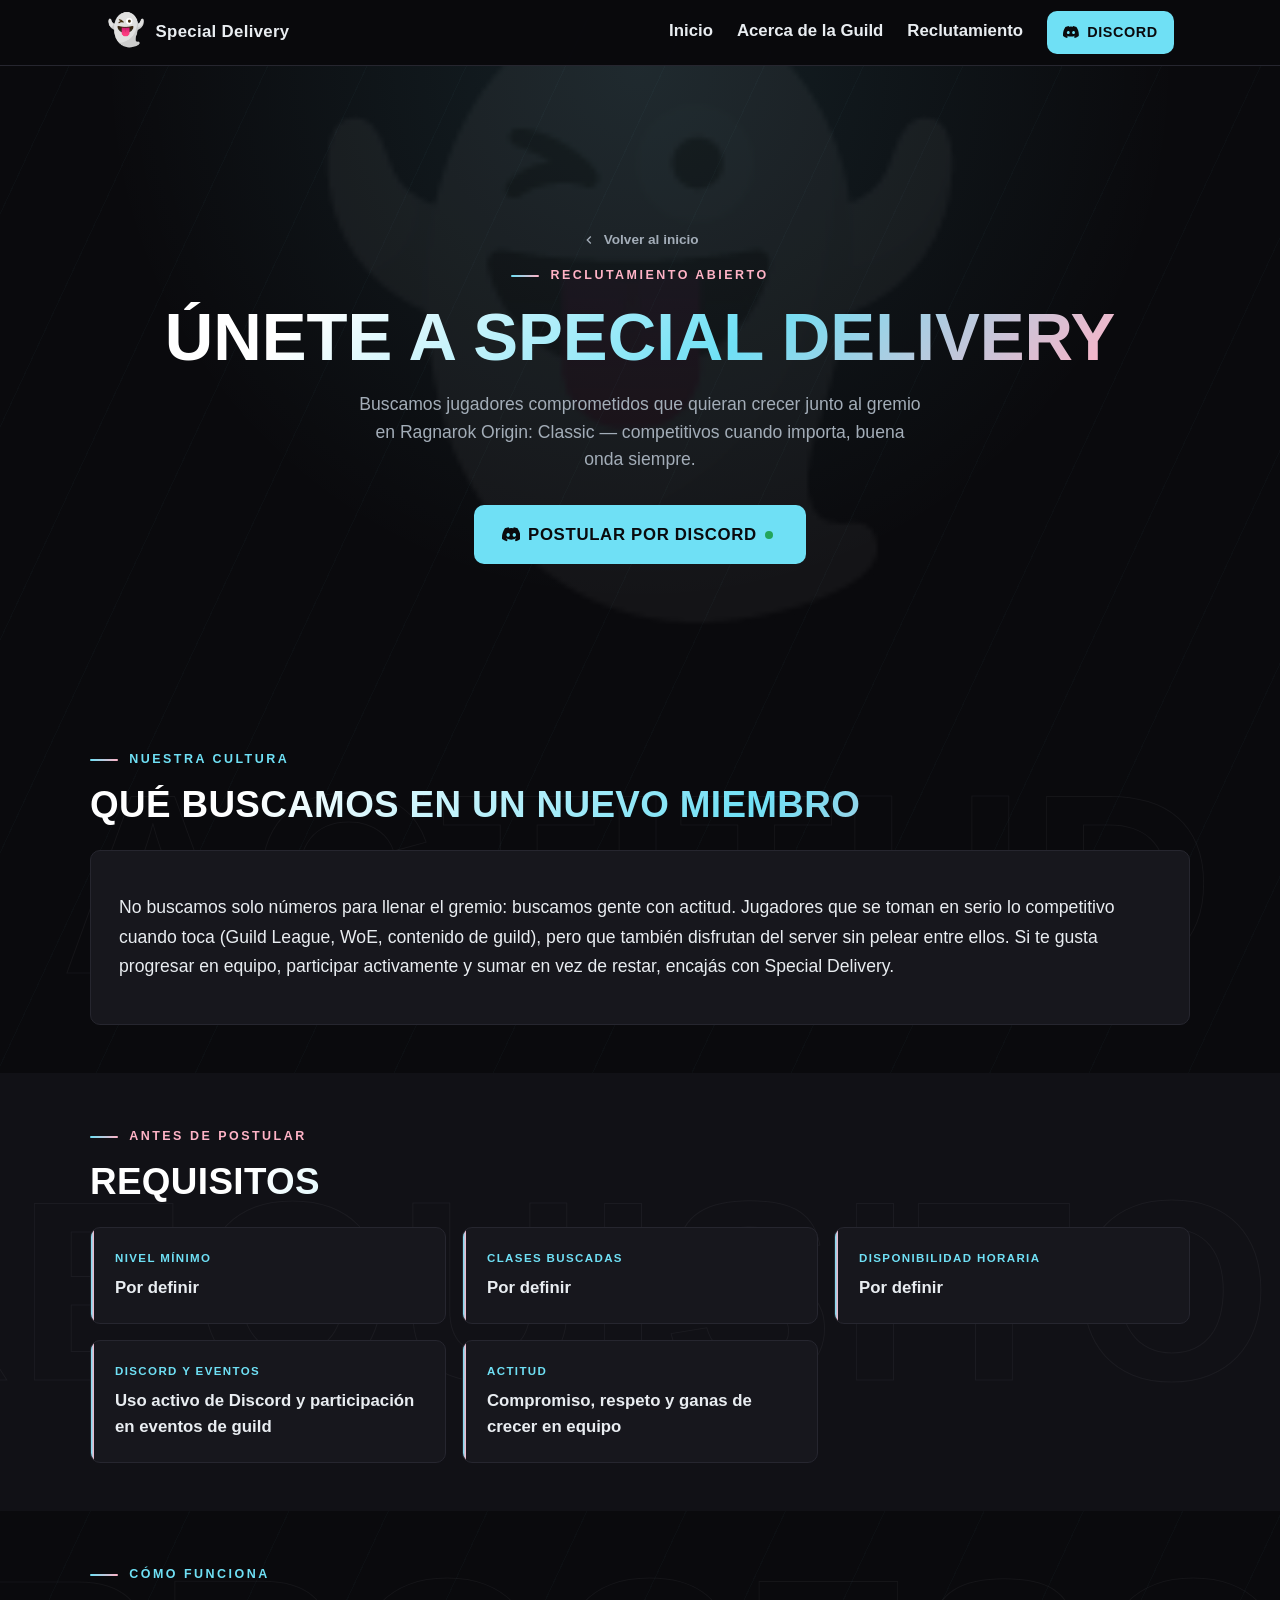
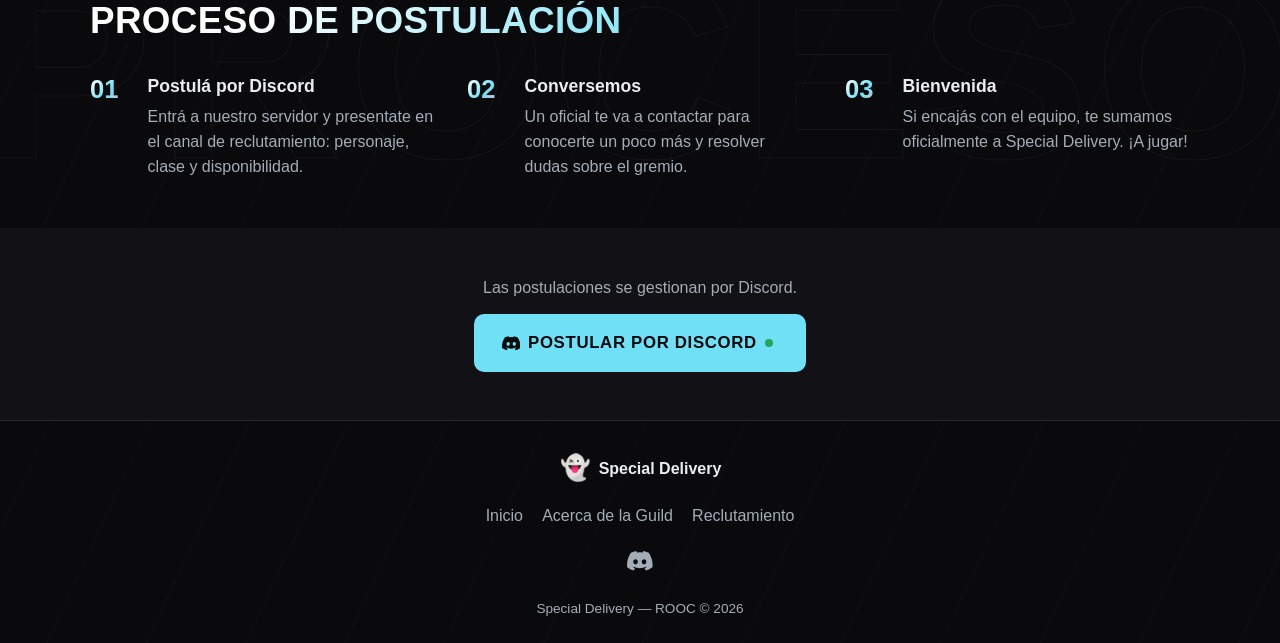
<file: reclutamiento.html>
<!DOCTYPE html>
<html lang="es">
<head>
  <meta charset="UTF-8">
  <meta name="viewport" content="width=device-width, initial-scale=1.0">
  <title>Reclutamiento — Special Delivery</title>
  <meta name="description" content="Reclutamiento de Special Delivery: gremio de Ragnarok Online Origin Classic. Conocé qué buscamos, los requisitos y cómo postular por Discord.">

  <!-- Favicon: la mascota fantasma sirve como ícono del sitio -->
  <link rel="icon" type="image/svg+xml" href="assets/mascota-fantasma-icono.svg">

  <!-- CSS propio, sin frameworks -->
  <link rel="stylesheet" href="styles.css">

  <!-- Si JS está deshabilitado, el contenido con animación de scroll debe verse igual sin quedar oculto -->
  <noscript>
    <style>.reveal, .reveal-scroll, .reveal-left { opacity: 1 !important; transform: none !important; filter: none !important; }</style>
  </noscript>
</head>
<body>

  <!-- ============ HEADER / NAV ============ -->
  <header class="site-header">
    <div class="header-inner">
      <a href="index.html#inicio" class="brand">
        <img src="assets/mascota-fantasma-icono.svg" alt="Mascota fantasma de Special Delivery" class="brand-logo" width="40" height="40">
        <span class="brand-name">Special Delivery</span>
      </a>

      <button class="nav-toggle" id="navToggle" aria-expanded="false" aria-controls="primaryNav" aria-label="Abrir menú de navegación">
        <span class="nav-toggle-bar"></span>
        <span class="nav-toggle-bar"></span>
        <span class="nav-toggle-bar"></span>
      </button>

      <nav class="primary-nav" id="primaryNav">
        <ul>
          <li><a href="index.html#inicio" class="nav-link">Inicio</a></li>
          <li><a href="index.html#historia" class="nav-link">Acerca de la Guild</a></li>
          <li><a href="reclutamiento.html" class="nav-link" aria-current="page">Reclutamiento</a></li>
        </ul>
        <a href="https://discord.gg/XnTrEKEGw" target="_blank" rel="noopener noreferrer" class="btn btn-discord btn-small">
          <svg class="icon" viewBox="0 0 24 24" aria-hidden="true" focusable="false">
            <path fill="currentColor" d="M20.317 4.369a19.79 19.79 0 0 0-4.885-1.515.074.074 0 0 0-.079.037c-.21.375-.444.864-.608 1.25a18.27 18.27 0 0 0-5.487 0 12.64 12.64 0 0 0-.617-1.25.077.077 0 0 0-.079-.037A19.736 19.736 0 0 0 3.677 4.37a.07.07 0 0 0-.032.027C.533 9.046-.32 13.58.099 18.058a.082.082 0 0 0 .031.056 19.9 19.9 0 0 0 5.993 3.03.078.078 0 0 0 .084-.028c.462-.63.874-1.295 1.226-1.994a.076.076 0 0 0-.041-.106 13.1 13.1 0 0 1-1.872-.892.077.077 0 0 1-.008-.128c.126-.094.252-.192.372-.291a.074.074 0 0 1 .077-.01c3.928 1.793 8.18 1.793 12.061 0a.074.074 0 0 1 .078.009c.12.099.246.198.373.292a.077.077 0 0 1-.006.128 12.3 12.3 0 0 1-1.873.891.076.076 0 0 0-.04.107c.36.698.772 1.362 1.225 1.993a.076.076 0 0 0 .084.029 19.84 19.84 0 0 0 6.002-3.03.077.077 0 0 0 .032-.055c.5-5.177-.838-9.674-3.549-13.662a.06.06 0 0 0-.031-.028zM8.02 15.331c-1.183 0-2.157-1.086-2.157-2.419 0-1.333.955-2.419 2.157-2.419 1.211 0 2.176 1.096 2.157 2.419 0 1.333-.955 2.419-2.157 2.419zm7.975 0c-1.183 0-2.157-1.086-2.157-2.419 0-1.333.955-2.419 2.157-2.419 1.21 0 2.176 1.096 2.157 2.419 0 1.333-.946 2.419-2.157 2.419z"/>
          </svg>
          <span>Discord</span>
        </a>
      </nav>
    </div>
  </header>

  <main>

    <!-- ============ HERO DE RECLUTAMIENTO ============ -->
    <section class="reclutamiento-hero">
      <div class="reclutamiento-hero-ghost-wrap" aria-hidden="true">
        <img src="assets/mascota-fantasma-icono.svg" alt="" class="reclutamiento-hero-ghost">
      </div>

      <a href="index.html#inicio" class="back-link">
        <svg viewBox="0 0 24 24" width="16" height="16" aria-hidden="true" focusable="false"><path fill="currentColor" d="M15.41 7.41 14 6l-6 6 6 6 1.41-1.41L10.83 12z"/></svg>
        Volver al inicio
      </a>
      <span class="eyebrow">Reclutamiento abierto</span>
      <h1 class="reclutamiento-hero-title">Únete a Special Delivery</h1>
      <p class="reclutamiento-hero-text">Buscamos jugadores comprometidos que quieran crecer junto al gremio en Ragnarok Origin: Classic — competitivos cuando importa, buena onda siempre.</p>
      <a href="https://discord.gg/XnTrEKEGw" target="_blank" rel="noopener noreferrer" class="btn btn-discord btn-large">
        <svg class="icon" viewBox="0 0 24 24" aria-hidden="true" focusable="false">
          <path fill="currentColor" d="M20.317 4.369a19.79 19.79 0 0 0-4.885-1.515.074.074 0 0 0-.079.037c-.21.375-.444.864-.608 1.25a18.27 18.27 0 0 0-5.487 0 12.64 12.64 0 0 0-.617-1.25.077.077 0 0 0-.079-.037A19.736 19.736 0 0 0 3.677 4.37a.07.07 0 0 0-.032.027C.533 9.046-.32 13.58.099 18.058a.082.082 0 0 0 .031.056 19.9 19.9 0 0 0 5.993 3.03.078.078 0 0 0 .084-.028c.462-.63.874-1.295 1.226-1.994a.076.076 0 0 0-.041-.106 13.1 13.1 0 0 1-1.872-.892.077.077 0 0 1-.008-.128c.126-.094.252-.192.372-.291a.074.074 0 0 1 .077-.01c3.928 1.793 8.18 1.793 12.061 0a.074.074 0 0 1 .078.009c.12.099.246.198.373.292a.077.077 0 0 1-.006.128 12.3 12.3 0 0 1-1.873.891.076.076 0 0 0-.04.107c.36.698.772 1.362 1.225 1.993a.076.076 0 0 0 .084.029 19.84 19.84 0 0 0 6.002-3.03.077.077 0 0 0 .032-.055c.5-5.177-.838-9.674-3.549-13.662a.06.06 0 0 0-.031-.028zM8.02 15.331c-1.183 0-2.157-1.086-2.157-2.419 0-1.333.955-2.419 2.157-2.419 1.211 0 2.176 1.096 2.157 2.419 0 1.333-.955 2.419-2.157 2.419zm7.975 0c-1.183 0-2.157-1.086-2.157-2.419 0-1.333.955-2.419 2.157-2.419 1.21 0 2.176 1.096 2.157 2.419 0 1.333-.946 2.419-2.157 2.419z"/>
        </svg>
        <span>Postular por Discord</span>
        <span class="discord-online" data-discord-online hidden>
          <span class="discord-online-dot" aria-hidden="true"></span>
          <span class="discord-online-count" data-discord-online-count></span>
        </span>
      </a>
    </section>

    <!-- ============ QUÉ BUSCAMOS ============ -->
    <section class="section watermark-host">
      <div class="watermark" aria-hidden="true"><span>Actitud</span></div>
      <div class="section-inner">
        <span class="eyebrow reveal">Nuestra cultura</span>
        <h2 class="section-subtitle reveal">Qué buscamos en un nuevo miembro</h2>
        <div class="info-card culture-card reveal">
          <p class="section-text">No buscamos solo números para llenar el gremio: buscamos gente con actitud. Jugadores que se toman en serio lo competitivo cuando toca (Guild League, WoE, contenido de guild), pero que también disfrutan del server sin pelear entre ellos. Si te gusta progresar en equipo, participar activamente y sumar en vez de restar, encajás con Special Delivery.</p>
        </div>
      </div>
    </section>

    <!-- ============ REQUISITOS ============ -->
    <section class="section section-alt watermark-host">
      <div class="watermark" aria-hidden="true"><span>Requisitos</span></div>
      <div class="section-inner">
        <span class="eyebrow reveal">Antes de postular</span>
        <h2 class="section-subtitle reveal">Requisitos</h2>

        <!-- TODO: reemplazar "Por definir" por los valores reales cuando el liderazgo los confirme -->
        <ul class="requirements-grid reveal-stagger">
          <li class="requirement-card reveal">
            <span class="requirement-card-label">Nivel mínimo</span>
            <p class="requirement-card-value">Por definir</p>
          </li>
          <li class="requirement-card reveal">
            <span class="requirement-card-label">Clases buscadas</span>
            <p class="requirement-card-value">Por definir</p>
          </li>
          <li class="requirement-card reveal">
            <span class="requirement-card-label">Disponibilidad horaria</span>
            <p class="requirement-card-value">Por definir</p>
          </li>
          <li class="requirement-card reveal">
            <span class="requirement-card-label">Discord y eventos</span>
            <p class="requirement-card-value">Uso activo de Discord y participación en eventos de guild</p>
          </li>
          <li class="requirement-card reveal">
            <span class="requirement-card-label">Actitud</span>
            <p class="requirement-card-value">Compromiso, respeto y ganas de crecer en equipo</p>
          </li>
        </ul>
      </div>
    </section>

    <!-- ============ PROCESO DE POSTULACIÓN ============ -->
    <section class="section watermark-host">
      <div class="watermark" aria-hidden="true"><span>Proceso</span></div>
      <div class="section-inner">
        <span class="eyebrow reveal">Cómo funciona</span>
        <h2 class="section-subtitle reveal">Proceso de postulación</h2>

        <ol class="process-steps reveal-stagger">
          <li class="process-step reveal">
            <h3 class="process-step-title">Postulá por Discord</h3>
            <p class="process-step-text">Entrá a nuestro servidor y presentate en el canal de reclutamiento: personaje, clase y disponibilidad.</p>
          </li>
          <li class="process-step reveal">
            <h3 class="process-step-title">Conversemos</h3>
            <p class="process-step-text">Un oficial te va a contactar para conocerte un poco más y resolver dudas sobre el gremio.</p>
          </li>
          <li class="process-step reveal">
            <h3 class="process-step-title">Bienvenida</h3>
            <p class="process-step-text">Si encajás con el equipo, te sumamos oficialmente a Special Delivery. ¡A jugar!</p>
          </li>
        </ol>
      </div>
    </section>

    <!-- ============ CTA FINAL ============ -->
    <section class="section section-alt">
      <div class="section-inner">
        <div class="recruit-cta recruit-cta-centered reveal">
          <p class="recruit-cta-text">Las postulaciones se gestionan por Discord.</p>
          <a href="https://discord.gg/XnTrEKEGw" target="_blank" rel="noopener noreferrer" class="btn btn-discord btn-large">
            <svg class="icon" viewBox="0 0 24 24" aria-hidden="true" focusable="false">
              <path fill="currentColor" d="M20.317 4.369a19.79 19.79 0 0 0-4.885-1.515.074.074 0 0 0-.079.037c-.21.375-.444.864-.608 1.25a18.27 18.27 0 0 0-5.487 0 12.64 12.64 0 0 0-.617-1.25.077.077 0 0 0-.079-.037A19.736 19.736 0 0 0 3.677 4.37a.07.07 0 0 0-.032.027C.533 9.046-.32 13.58.099 18.058a.082.082 0 0 0 .031.056 19.9 19.9 0 0 0 5.993 3.03.078.078 0 0 0 .084-.028c.462-.63.874-1.295 1.226-1.994a.076.076 0 0 0-.041-.106 13.1 13.1 0 0 1-1.872-.892.077.077 0 0 1-.008-.128c.126-.094.252-.192.372-.291a.074.074 0 0 1 .077-.01c3.928 1.793 8.18 1.793 12.061 0a.074.074 0 0 1 .078.009c.12.099.246.198.373.292a.077.077 0 0 1-.006.128 12.3 12.3 0 0 1-1.873.891.076.076 0 0 0-.04.107c.36.698.772 1.362 1.225 1.993a.076.076 0 0 0 .084.029 19.84 19.84 0 0 0 6.002-3.03.077.077 0 0 0 .032-.055c.5-5.177-.838-9.674-3.549-13.662a.06.06 0 0 0-.031-.028zM8.02 15.331c-1.183 0-2.157-1.086-2.157-2.419 0-1.333.955-2.419 2.157-2.419 1.211 0 2.176 1.096 2.157 2.419 0 1.333-.955 2.419-2.157 2.419zm7.975 0c-1.183 0-2.157-1.086-2.157-2.419 0-1.333.955-2.419 2.157-2.419 1.21 0 2.176 1.096 2.157 2.419 0 1.333-.946 2.419-2.157 2.419z"/>
            </svg>
            <span>Postular por Discord</span>
            <span class="discord-online" data-discord-online hidden>
              <span class="discord-online-dot" aria-hidden="true"></span>
              <span class="discord-online-count" data-discord-online-count></span>
            </span>
          </a>
        </div>
      </div>
    </section>

  </main>

  <!-- ============ FOOTER ============ -->
  <footer class="site-footer">
    <div class="footer-inner">
      <div class="footer-brand">
        <img src="assets/mascota-fantasma-icono.svg" alt="Mascota fantasma de Special Delivery" class="footer-logo" width="32" height="32" loading="lazy">
        <span>Special Delivery</span>
      </div>

      <nav class="footer-nav" aria-label="Enlaces rápidos">
        <a href="index.html#inicio">Inicio</a>
        <a href="index.html#historia">Acerca de la Guild</a>
        <a href="reclutamiento.html">Reclutamiento</a>
      </nav>

      <a href="https://discord.gg/XnTrEKEGw" target="_blank" rel="noopener noreferrer" class="footer-discord" aria-label="Discord de Special Delivery">
        <svg class="icon" viewBox="0 0 24 24" aria-hidden="true" focusable="false">
          <path fill="currentColor" d="M20.317 4.369a19.79 19.79 0 0 0-4.885-1.515.074.074 0 0 0-.079.037c-.21.375-.444.864-.608 1.25a18.27 18.27 0 0 0-5.487 0 12.64 12.64 0 0 0-.617-1.25.077.077 0 0 0-.079-.037A19.736 19.736 0 0 0 3.677 4.37a.07.07 0 0 0-.032.027C.533 9.046-.32 13.58.099 18.058a.082.082 0 0 0 .031.056 19.9 19.9 0 0 0 5.993 3.03.078.078 0 0 0 .084-.028c.462-.63.874-1.295 1.226-1.994a.076.076 0 0 0-.041-.106 13.1 13.1 0 0 1-1.872-.892.077.077 0 0 1-.008-.128c.126-.094.252-.192.372-.291a.074.074 0 0 1 .077-.01c3.928 1.793 8.18 1.793 12.061 0a.074.074 0 0 1 .078.009c.12.099.246.198.373.292a.077.077 0 0 1-.006.128 12.3 12.3 0 0 1-1.873.891.076.076 0 0 0-.04.107c.36.698.772 1.362 1.225 1.993a.076.076 0 0 0 .084.029 19.84 19.84 0 0 0 6.002-3.03.077.077 0 0 0 .032-.055c.5-5.177-.838-9.674-3.549-13.662a.06.06 0 0 0-.031-.028zM8.02 15.331c-1.183 0-2.157-1.086-2.157-2.419 0-1.333.955-2.419 2.157-2.419 1.211 0 2.176 1.096 2.157 2.419 0 1.333-.955 2.419-2.157 2.419zm7.975 0c-1.183 0-2.157-1.086-2.157-2.419 0-1.333.955-2.419 2.157-2.419 1.21 0 2.176 1.096 2.157 2.419 0 1.333-.946 2.419-2.157 2.419z"/>
        </svg>
      </a>
    </div>
    <p class="footer-copy">Special Delivery — ROOC &copy; 2026</p>
  </footer>

  <script src="script.js"></script>
</body>
</html>
</file>
<file: styles.css>
/* =========================================================
   Special Delivery — styles.css
   Mobile-first. Sin frameworks. Paleta basada en la mascota:
   celeste (primario) + rosa suave (secundario/hover) sobre negro.
   ========================================================= */

:root {
  /* Paleta */
  --color-bg: #0a0a0d;
  --color-bg-alt: #111116;
  --color-surface: #17171d;
  --color-border: #26262f;

  --color-text: #e9edf1;
  --color-text-muted: #a3adb8;

  --color-primary: #6fe0f5;      /* celeste — acentos, links, bordes activos */
  --color-primary-dim: #4dc4da;
  --color-secondary: #ffb3c6;    /* rosa suave — hover/secundario */

  --color-focus: #ffe27a;        /* foco de teclado, alto contraste */

  --gradient-title: linear-gradient(135deg, #ffffff 15%, var(--color-primary) 60%, var(--color-secondary) 100%);
  --gradient-line: linear-gradient(90deg, var(--color-primary), var(--color-secondary));

  --radius: 10px;
  --max-width: 1100px;
  --max-width-wide: 1280px;

  --font-body: -apple-system, BlinkMacSystemFont, "Segoe UI", Roboto, Helvetica, Arial, sans-serif;
}

/* ---------- Animaciones reutilizables ---------- */
@keyframes fadeInUp {
  from {
    opacity: 0;
    transform: translateY(24px);
  }
  to {
    opacity: 1;
    transform: none;
  }
}

@keyframes floatY {
  0%,
  100% {
    transform: translateY(0);
  }
  50% {
    transform: translateY(-10px);
  }
}

@keyframes ghostGlowPulse {
  0%,
  100% {
    opacity: 0.35;
    transform: scale(1);
  }
  50% {
    opacity: 0.6;
    transform: scale(1.08);
  }
}

@keyframes pulseGlow {
  0%,
  100% {
    box-shadow: 0 0 0 0 rgba(111, 224, 245, 0.4);
  }
  50% {
    box-shadow: 0 0 0 10px rgba(111, 224, 245, 0);
  }
}

@keyframes playPulse {
  0%,
  100% {
    transform: scale(1);
  }
  50% {
    transform: scale(1.08);
  }
}

@keyframes wordmarkDrift {
  0%,
  100% {
    transform: translate3d(0, 0, 0);
  }
  50% {
    transform: translate3d(0, -14px, 0);
  }
}

@keyframes lineGrow {
  from {
    transform: scaleX(0);
  }
  to {
    transform: scaleX(1);
  }
}

/* Scroll-reveal: oculto hasta que script.js le agrega .is-visible al entrar en viewport.
   El <noscript> en el <head> asegura que sin JS el contenido siga siendo visible.
   .reveal-scroll es la variante reversible: se oculta de nuevo si se sale
   del viewport (usada en "Acerca de la Guild"), en vez de revelarse una
   sola vez y quedar fija como .reveal. */
.reveal,
.reveal-scroll {
  opacity: 0;
  transform: translateY(34px) scale(0.97);
  filter: blur(6px);
  transition: opacity 0.8s cubic-bezier(0.16, 1, 0.3, 1),
    transform 0.8s cubic-bezier(0.16, 1, 0.3, 1),
    filter 0.8s cubic-bezier(0.16, 1, 0.3, 1);
  will-change: opacity, transform, filter;
}

.reveal.is-visible,
.reveal-scroll.is-visible {
  opacity: 1;
  transform: none;
  filter: blur(0);
}

/* Variantes direccionales: entran desde un costado en vez de desde abajo,
   para dar variedad al recorrido de scroll (usadas en bloques de texto
   destacados, ej. citas / frases de identidad de la guild). */
.reveal-left {
  opacity: 0;
  transform: translateX(-40px);
  filter: blur(6px);
  transition: opacity 0.8s cubic-bezier(0.16, 1, 0.3, 1),
    transform 0.8s cubic-bezier(0.16, 1, 0.3, 1),
    filter 0.8s cubic-bezier(0.16, 1, 0.3, 1);
}

.reveal-left.is-visible {
  opacity: 1;
  transform: none;
  filter: blur(0);
}

/* Efecto cascada dentro de cada grupo (requisitos) */
.requirements-list li.reveal:nth-child(2),
.reveal-stagger > *:nth-child(2) { transition-delay: 0.08s; }
.requirements-list li.reveal:nth-child(3),
.reveal-stagger > *:nth-child(3) { transition-delay: 0.16s; }
.requirements-list li.reveal:nth-child(4),
.reveal-stagger > *:nth-child(4) { transition-delay: 0.24s; }
.requirements-list li.reveal:nth-child(5),
.reveal-stagger > *:nth-child(5) { transition-delay: 0.32s; }
.reveal-stagger > *:nth-child(6) { transition-delay: 0.4s; }

/* ---------- Eyebrow: etiqueta pequeña + línea, encabeza cada sección ---------- */
.eyebrow {
  display: inline-flex;
  align-items: center;
  gap: 0.7rem;
  margin: 0 0 1rem;
  font-size: 0.78rem;
  font-weight: 700;
  letter-spacing: 0.2em;
  text-transform: uppercase;
  color: var(--color-primary);
}

.eyebrow::before {
  content: '';
  display: block;
  width: 28px;
  height: 2px;
  border-radius: 999px;
  background: var(--gradient-line);
  transform-origin: left center;
  animation: lineGrow 0.6s ease both;
}

.section-alt .eyebrow,
.reclutamiento-hero .eyebrow {
  color: var(--color-secondary);
}

.eyebrow-center {
  justify-content: center;
  width: 100%;
}

/* ---------- Reset básico ---------- */
*,
*::before,
*::after {
  box-sizing: border-box;
}

html {
  scroll-behavior: smooth;
}

body {
  margin: 0;
  background:
    repeating-linear-gradient(115deg, rgba(111, 224, 245, 0.025) 0px, rgba(111, 224, 245, 0.025) 1px, transparent 1px, transparent 90px),
    var(--color-bg);
  color: var(--color-text);
  font-family: var(--font-body);
  line-height: 1.55;
  -webkit-font-smoothing: antialiased;
}

img {
  max-width: 100%;
  display: block;
}

a {
  color: var(--color-primary);
  text-decoration: none;
}

a:hover,
a:focus-visible {
  color: var(--color-secondary);
}

ul {
  padding-left: 1.2rem;
}

/* Foco visible y consistente para navegación por teclado */
:focus-visible {
  outline: 3px solid var(--color-focus);
  outline-offset: 2px;
}

.icon {
  width: 1.1em;
  height: 1.1em;
}

/* ---------- Header / Nav ---------- */
.site-header {
  position: sticky;
  top: 0;
  z-index: 100;
  /* Nota: a propósito NO se usa backdrop-filter acá: crea un "containing
     block" para los hijos con position:fixed (como .primary-nav en mobile)
     y el menú quedaría comprimido dentro de la altura del header. */
  background: rgba(10, 10, 13, 0.97);
  border-bottom: 1px solid var(--color-border);
  transition: box-shadow 0.25s ease;
}

/* Se agrega al hacer scroll (ver script.js) para separar el header del contenido */
.site-header.is-scrolled {
  box-shadow: 0 4px 24px rgba(0, 0, 0, 0.4);
}

.header-inner {
  max-width: var(--max-width);
  margin: 0 auto;
  padding: 0.7rem 1rem;
  display: flex;
  align-items: center;
  justify-content: space-between;
  gap: 1rem;
}

.brand {
  display: flex;
  align-items: center;
  gap: 0.6rem;
  color: var(--color-text);
  font-weight: 700;
  letter-spacing: 0.02em;
}

.brand:hover,
.brand:focus-visible {
  color: var(--color-primary);
}

.brand-logo {
  width: 40px;
  height: 40px;
}

.brand-name {
  font-size: 1.05rem;
  white-space: nowrap;
}

/* Botón hamburguesa (solo mobile) */
.nav-toggle {
  display: flex;
  flex-direction: column;
  justify-content: center;
  gap: 5px;
  width: 40px;
  height: 40px;
  background: transparent;
  border: 1px solid var(--color-border);
  border-radius: 6px;
  cursor: pointer;
}

.nav-toggle-bar {
  display: block;
  height: 2px;
  width: 20px;
  margin: 0 auto;
  background: var(--color-text);
  border-radius: 2px;
}

.primary-nav {
  position: fixed;
  inset: 0 0 0 30%;
  top: 65px;
  background: var(--color-bg-alt);
  border-left: 1px solid var(--color-border);
  padding: 1.5rem;
  display: flex;
  flex-direction: column;
  gap: 1.5rem;
  transform: translateX(100%);
  transition: transform 0.25s ease;
}

.primary-nav.is-open {
  transform: translateX(0);
}

.primary-nav ul {
  list-style: none;
  margin: 0;
  padding: 0;
  display: flex;
  flex-direction: column;
  gap: 1rem;
}

.nav-link {
  position: relative;
  display: inline-block;
  color: var(--color-text);
  font-weight: 600;
  font-size: 1.05rem;
  padding-bottom: 2px;
}

.nav-link:hover,
.nav-link:focus-visible {
  color: var(--color-primary);
}

/* Subrayado animado: crece desde el centro al pasar el mouse o enfocar con teclado */
.nav-link::after {
  content: '';
  position: absolute;
  left: 0;
  right: 0;
  bottom: -2px;
  height: 2px;
  background: var(--color-primary);
  transform: scaleX(0);
  transition: transform 0.25s ease;
}

.nav-link:hover::after,
.nav-link:focus-visible::after {
  transform: scaleX(1);
}

/* ---------- Botones ---------- */
.btn {
  display: inline-flex;
  align-items: center;
  justify-content: center;
  flex-wrap: wrap;
  gap: 0.5rem;
  border-radius: var(--radius);
  font-weight: 700;
  text-transform: uppercase;
  letter-spacing: 0.04em;
  border: 2px solid transparent;
  cursor: pointer;
  transition: transform 0.15s ease, background 0.15s ease, color 0.15s ease,
    border-color 0.15s ease, box-shadow 0.2s ease;
  white-space: nowrap;
}

.btn:hover,
.btn:focus-visible {
  transform: translateY(-2px);
  box-shadow: 0 8px 24px rgba(111, 224, 245, 0.35);
}

.btn-discord {
  background: var(--color-primary);
  color: #0a0a0d;
}

.btn-discord:hover,
.btn-discord:focus-visible {
  background: var(--color-secondary);
  color: #0a0a0d;
  box-shadow: 0 8px 24px rgba(255, 179, 198, 0.4);
}

/* Pulso suave en los dos CTA principales (hero y reclutamiento) para invitar al click,
   se detiene al pasar el mouse para no pelear con el glow del :hover */
.hero .btn-discord,
.recruit-cta .btn-discord,
.join-teaser .btn-discord,
.reclutamiento-hero .btn-discord {
  animation: pulseGlow 2.6s ease-in-out infinite;
}

.hero .btn-discord:hover,
.hero .btn-discord:focus-visible,
.recruit-cta .btn-discord:hover,
.recruit-cta .btn-discord:focus-visible,
.join-teaser .btn-discord:hover,
.join-teaser .btn-discord:focus-visible,
.reclutamiento-hero .btn-discord:hover,
.reclutamiento-hero .btn-discord:focus-visible {
  animation-play-state: paused;
}

/* Conteo de conectados dentro del botón de Discord (ver data-discord-online en
   script.js). A propósito sin caja/fondo propio: solo semáforo + número,
   integrado tipográficamente con el resto del texto del botón. */
.discord-online {
  display: inline-flex;
  align-items: center;
  gap: 0.35rem;
}

.discord-online-count {
  font-variant-numeric: tabular-nums;
}

.discord-online-dot {
  width: 8px;
  height: 8px;
  border-radius: 50%;
  background: #23a55a;
  box-shadow: 0 0 0 0 rgba(35, 165, 90, 0.6);
  animation: dotPulse 2s ease-in-out infinite;
}

@keyframes dotPulse {
  0%,
  100% {
    box-shadow: 0 0 0 0 rgba(35, 165, 90, 0.55);
  }
  50% {
    box-shadow: 0 0 0 4px rgba(35, 165, 90, 0);
  }
}

.btn-small {
  padding: 0.5rem 0.9rem;
  font-size: 0.9rem;
}

.btn-large {
  padding: 0.9rem 1.6rem;
  font-size: 1.05rem;
}

/* ---------- Hero ---------- */
.hero {
  min-height: 100vh;
  display: flex;
  flex-direction: column;
  justify-content: center;
  padding: 3rem 1rem 2.5rem;
  text-align: center;
  background:
    radial-gradient(circle at 50% 0%, rgba(111, 224, 245, 0.08), transparent 60%);
}

.hero-inner {
  max-width: var(--max-width);
  margin: 0 auto;
  display: flex;
  flex-direction: column;
  align-items: center;
}

.hero-logo-wrap {
  position: relative;
  margin-bottom: 1rem;
  animation: fadeInUp 0.7s ease both;
}

/* Resplandor difuso detrás del fantasma, pulsa lentamente */
.hero-logo-wrap::before {
  content: '';
  position: absolute;
  inset: 10%;
  background: radial-gradient(circle, rgba(111, 224, 245, 0.45), transparent 70%);
  filter: blur(18px);
  z-index: 0;
  animation: ghostGlowPulse 3.6s ease-in-out infinite;
}

.hero-logo {
  position: relative;
  z-index: 1;
  width: 140px;
  height: 140px;
  animation: floatY 4.5s ease-in-out infinite;
}

.hero .eyebrow {
  justify-content: center;
  animation: fadeInUp 0.7s ease both;
}

.hero-title {
  font-size: clamp(2.4rem, 8vw, 4rem);
  font-weight: 800;
  margin: 0 0 0.4rem;
  letter-spacing: 0.02em;
  text-transform: uppercase;
  background: var(--gradient-title);
  -webkit-background-clip: text;
  background-clip: text;
  color: transparent;
  animation: fadeInUp 0.7s ease both;
  animation-delay: 0.1s;
}

/* Insignia tipo "fundado en" en vez de texto plano */
.hero-tagline {
  display: inline-flex;
  align-items: center;
  gap: 0.5rem;
  color: var(--color-secondary);
  font-size: 0.8rem;
  font-weight: 700;
  letter-spacing: 0.14em;
  text-transform: uppercase;
  padding: 0.4rem 1.1rem;
  border: 1px solid rgba(255, 179, 198, 0.35);
  border-radius: 999px;
  background: rgba(255, 179, 198, 0.07);
  margin: 0 0 1.5rem;
  animation: fadeInUp 0.7s ease both;
  animation-delay: 0.2s;
}

.hero .btn-discord {
  margin-bottom: 2.2rem;
  animation: fadeInUp 0.7s ease both, pulseGlow 2.6s ease-in-out infinite;
  animation-delay: 0.3s, 0.9s;
}

/* ---------- Carrusel de videos ----------
   Tipo "rail": varias tarjetas visibles a la vez, scroll horizontal por
   píxeles (no por porcentaje de slide completo) — ver script.js. */
.carousel {
  position: relative;
  width: 100%;
}

.carousel-track {
  display: flex;
  gap: 1rem;
  overflow: hidden;
  touch-action: pan-y;
}

.carousel-slide {
  flex: 0 0 auto;
  width: clamp(200px, 42vw, 280px);
  border-radius: var(--radius);
  border: 1px solid var(--color-border);
  background: var(--color-surface);
  overflow: hidden;
}

/* Facade: miniatura + botón play. El iframe real solo se crea al hacer click (script.js) */
.yt-facade {
  position: relative;
  width: 100%;
  aspect-ratio: 16 / 9;
  cursor: pointer;
  background: #000;
}

/* Título / canal / fecha debajo de la miniatura */
.yt-meta {
  padding: 0.9rem 1rem 1.1rem;
}

.yt-title {
  margin: 0 0 0.4rem;
  font-size: 0.95rem;
  font-weight: 700;
  line-height: 1.4;
  color: var(--color-text);
  display: -webkit-box;
  -webkit-line-clamp: 2;
  -webkit-box-orient: vertical;
  overflow: hidden;
}

.yt-meta-row {
  display: flex;
  align-items: center;
  justify-content: space-between;
  gap: 0.6rem;
}

.yt-channel {
  font-size: 0.82rem;
  font-weight: 600;
  color: var(--color-text-muted);
  overflow: hidden;
  text-overflow: ellipsis;
  white-space: nowrap;
}

.yt-date {
  display: inline-flex;
  align-items: center;
  gap: 0.3rem;
  flex: 0 0 auto;
  font-size: 0.78rem;
  color: var(--color-text-muted);
  white-space: nowrap;
}

.yt-date svg {
  width: 14px;
  height: 14px;
}

.yt-thumb {
  width: 100%;
  height: 100%;
  object-fit: cover;
}

.yt-play {
  position: absolute;
  inset: 0;
  display: flex;
  align-items: center;
  justify-content: center;
  background: rgba(0, 0, 0, 0.25);
  transition: background 0.15s ease;
}

.yt-play svg {
  animation: playPulse 2.4s ease-in-out infinite;
  transition: transform 0.2s ease;
}

.yt-facade:hover .yt-play,
.yt-facade:focus-visible .yt-play {
  background: rgba(0, 0, 0, 0.1);
}

.yt-facade:hover .yt-play svg,
.yt-facade:focus-visible .yt-play svg {
  transform: scale(1.15);
  animation-play-state: paused;
}

.carousel-slide iframe {
  width: 100%;
  height: 100%;
  border: 0;
  display: block;
}

/* Fila de controles debajo del carrusel: barra de progreso + flechas */
.carousel-controls {
  display: flex;
  align-items: center;
  gap: 1rem;
  margin-top: 1rem;
}

.carousel-progress {
  flex: 1;
  height: 3px;
  border-radius: 999px;
  background: var(--color-border);
  overflow: hidden;
}

.carousel-progress-bar {
  height: 100%;
  width: 0%;
  border-radius: 999px;
  background: var(--color-primary);
  transition: width 0.2s ease;
}

.carousel-arrows {
  display: flex;
  gap: 0.5rem;
  flex: 0 0 auto;
}

.carousel-arrow {
  width: 36px;
  height: 36px;
  border-radius: 50%;
  border: 1px solid var(--color-border);
  background: transparent;
  color: var(--color-text);
  display: flex;
  align-items: center;
  justify-content: center;
  cursor: pointer;
  transition: color 0.15s ease, border-color 0.15s ease, transform 0.15s ease, background 0.15s ease;
}

.carousel-arrow:hover,
.carousel-arrow:focus-visible {
  color: var(--color-primary);
  border-color: var(--color-primary);
  background: rgba(111, 224, 245, 0.12);
  transform: scale(1.1);
}

/* ---------- Secciones genéricas ---------- */
.section {
  padding: 3rem 1rem;
}

.section-alt {
  background: var(--color-bg-alt);
}

/* "Etapas" de la web: cada una ocupa al menos una pantalla completa (o media,
   para la de videos) y el scroll entre ellas es el scroll normal del
   navegador — sin scroll-jacking, para evitar los problemas de renderizado
   que esto causaba en iPad/iPhone (position:sticky + vh dinámico de iOS). Se
   usa min-height (no height fijo) para que si el contenido no entra en
   pantallas chicas, la sección simplemente crezca en vez de recortarse. */
.section-fullscreen {
  min-height: 100vh;
  display: flex;
  flex-direction: column;
  justify-content: center;
  box-sizing: border-box;
}

.section-halfscreen {
  min-height: 50vh;
  display: flex;
  flex-direction: column;
  justify-content: center;
  box-sizing: border-box;
}

.section-inner {
  max-width: var(--max-width);
  margin: 0 auto;
  width: 100%;
}

.section-title {
  font-size: clamp(2.1rem, 7vw, 3.4rem);
  font-weight: 800;
  margin: 0 0 1.8rem;
  letter-spacing: 0.01em;
  line-height: 1.08;
  text-transform: uppercase;
  background: var(--gradient-title);
  -webkit-background-clip: text;
  background-clip: text;
  color: transparent;
}

.section-lead {
  color: var(--color-text-muted);
  max-width: 65ch;
  font-size: 1.05rem;
}

/* ---------- Watermark: palabra gigante en transparencia detrás del
   contenido de una sección, para dar sensación de peso/escala (referencia:
   nostra.id). Va en un contenedor propio con overflow:hidden — nunca en un
   ancestro de .deck, porque eso rompe position:sticky (ver historial). */
.watermark-host {
  position: relative;
}

.watermark {
  position: absolute;
  inset: 0;
  overflow: hidden;
  z-index: 0;
  pointer-events: none;
  display: flex;
  align-items: center;
  justify-content: center;
}

.watermark span {
  font-size: clamp(5rem, 22vw, 16rem);
  font-weight: 900;
  letter-spacing: 0.02em;
  text-transform: uppercase;
  white-space: nowrap;
  color: transparent;
  -webkit-text-stroke: 1px rgba(233, 237, 241, 0.09);
  opacity: 0.55;
  user-select: none;
  animation: wordmarkDrift 10s ease-in-out infinite;
}

.watermark-host > .section-inner,
.watermark-host > .deck {
  position: relative;
  z-index: 1;
}

/* Fantasma gigante en transparencia de fondo (sección Reclutamiento del home).
   El centrado (translate -50%/-50%) vive en el wrapper y la animación de
   flotado en la imagen: si ambas cosas tocaran "transform" en el mismo
   elemento, la animación pisaría por completo el translate de centrado
   (los keyframes reemplazan el valor, no lo componen). */
.ghost-watermark-wrap {
  position: absolute;
  top: 50%;
  left: 50%;
  width: clamp(320px, 46vw, 620px);
  transform: translate(-50%, -50%);
  z-index: 0;
  pointer-events: none;
}

.ghost-watermark {
  display: block;
  width: 100%;
  height: auto;
  opacity: 0.06;
  user-select: none;
  animation: wordmarkDrift 12s ease-in-out infinite;
}

/* ---------- Partículas de fondo ("Acerca de la Guild") ----------
   Puramente decorativas (aria-hidden), generadas una sola vez por script.js
   con posiciones/tamaños/tiempos aleatorios. Se omiten por completo con
   prefers-reduced-motion (ver script.js) para no gastar DOM ni animación.
   Importante: SIN overflow acá (solo position:relative). Cualquier
   ancestro con overflow distinto de "visible" rompe position:sticky en
   sus descendientes — .particles ya recorta sus propias partículas con
   su propio overflow:hidden, así que no hace falta repetirlo acá, y
   repetirlo fue justamente lo que impedía que .deck-sticky se fijara en
   pantalla (el crossfade "funcionaba" en los números pero nunca se veía
   fijo, porque el contenido pasaba de largo con el scroll normal). */
.section-particles-host {
  position: relative;
}

.particles {
  position: absolute;
  inset: 0;
  overflow: hidden;
  pointer-events: none;
  z-index: 0;
}

.particles span {
  position: absolute;
  border-radius: 50%;
  background: var(--color-primary);
  animation: particleTwinkle ease-in-out infinite;
}

@keyframes particleTwinkle {
  0%,
  100% {
    opacity: 0.12;
    transform: translateY(0);
  }
  50% {
    opacity: 0.6;
    transform: translateY(-16px);
  }
}

/* Todo el contenido real de la sección va por encima de las partículas */
.section-particles-host > .section-inner {
  position: relative;
  z-index: 1;
}

/* ---------- Acerca de la Guild: "presentación" de 2 láminas ----------
   Por defecto (sin JS, o con prefers-reduced-motion) las 2 láminas están
   apiladas en flujo normal, siempre visibles — nada de esto es necesario
   para leer el contenido. Solo cuando corresponde, script.js agrega
   .deck-enabled y fija (.deck-sticky) el área mientras hace un crossfade
   entre láminas según el progreso del scroll dentro de .deck. */
.deck-slide {
  padding: 2rem 0;
}

.deck-slide + .deck-slide {
  margin-top: 2rem;
}

.deck-enabled.deck {
  position: relative;
  height: 220vh;
  height: 220dvh;
}

.deck-enabled .deck-sticky {
  position: sticky;
  top: 0;
  height: 100vh;
  height: 100dvh;
  overflow: hidden;
  display: block;
}

.deck-enabled .deck-slide {
  position: absolute;
  inset: 0;
  display: flex;
  align-items: center;
  margin-top: 0;
  padding: 0;
  opacity: 0;
}

.deck-enabled .deck-slide .section-inner {
  width: 100%;
}

/* ---------- Bloque título + tarjeta (dentro de cada lámina) ---------- */
.info-block {
  display: grid;
  grid-template-columns: 1fr;
  align-items: center;
  gap: 1.5rem;
  padding: 0.5rem 0.25rem;
}

.info-block-title {
  position: relative;
}

.info-block-accent {
  display: none;
}

.info-card {
  background: var(--color-surface);
  border: 1px solid var(--color-border);
  border-radius: var(--radius);
  padding: 1.5rem 1.75rem;
}

.section-subtitle {
  font-size: clamp(1.6rem, 4vw, 2.3rem);
  font-weight: 800;
  letter-spacing: 0.01em;
  text-transform: uppercase;
  text-align: left;
  margin: 0;
  line-height: 1.1;
  background: var(--gradient-title);
  -webkit-background-clip: text;
  background-clip: text;
  color: transparent;
}

.section-text {
  font-size: 1.1rem;
  line-height: 1.7;
  color: var(--color-text);
  text-align: left;
}

/* ---------- Liderazgo: timeline vertical numerada ----------
   Referencia visual: nostra.id/about. La línea (.timeline-line-fill) y el
   estado "encendido" de cada .timeline-step se controlan por JS en
   updateDeck() (script.js), atados al mismo progreso de scroll que ya
   mueve el crossfade — por eso se dibujan en vivo con la rueda del mouse
   en vez de aparecer todos juntos. Sin JS (o con prefers-reduced-motion)
   quedan todos encendidos de entrada: ver reglas por defecto abajo. */
.leadership-text {
  margin: 0.75rem 0 0;
  font-size: 1rem;
  color: var(--color-text-muted);
}

.timeline {
  position: relative;
  padding: 0.5rem 0.25rem 0.5rem 2.2rem;
}

.timeline-line {
  position: absolute;
  top: 1.4rem;
  bottom: 1.4rem;
  left: 1.85rem;
  width: 2px;
  background: var(--color-border);
  z-index: 1;
}

.timeline-line-fill {
  display: block;
  width: 100%;
  height: 100%;
  transform-origin: top center;
  transform: scaleY(1);
  background: var(--gradient-line);
  transition: transform 0.1s linear;
}

.timeline-list {
  position: relative;
  z-index: 1;
  display: flex;
  flex-direction: column;
  gap: 1.6rem;
  list-style: none;
  padding: 0;
  margin: 0;
}

.timeline-step {
  display: flex;
  align-items: flex-start;
  gap: 1.1rem;
  opacity: 1;
  transition: opacity 0.3s ease;
}

.timeline-node {
  display: flex;
  align-items: center;
  justify-content: center;
  flex: 0 0 44px;
  width: 44px;
  height: 44px;
  margin-left: -2.2rem;
  border-radius: 50%;
  background: var(--color-bg);
  border: 2px solid var(--color-primary);
  box-shadow: 0 0 0 4px rgba(111, 224, 245, 0.12);
  transition: border-color 0.3s ease, box-shadow 0.3s ease, color 0.3s ease;
}

.timeline-node-num {
  font-size: 0.85rem;
  font-weight: 800;
  letter-spacing: 0.02em;
  color: var(--color-primary);
}

/* El primer rango (Guild Leader) siempre lleva el acento dorado, como
   distinción fija de jerarquía — no depende del progreso de scroll. */
.timeline-step-lead .timeline-node {
  border-color: var(--color-focus);
  box-shadow: 0 0 0 4px rgba(255, 226, 122, 0.16), 0 0 22px rgba(255, 226, 122, 0.35);
}

.timeline-step-lead .timeline-node-num {
  color: var(--color-focus);
}

/* Estado "apagado": el paso todavía no fue alcanzado por el scroll.
   Solo existe cuando script.js agrega .deck-enabled (ver más abajo). */
.deck-enabled .timeline-step {
  opacity: 0.35;
}

.deck-enabled .timeline-step.is-lit {
  opacity: 1;
}

.deck-enabled .timeline-step:not(.timeline-step-lead) .timeline-node {
  box-shadow: 0 0 0 4px rgba(111, 224, 245, 0.08);
}

.deck-enabled .timeline-step.is-lit:not(.timeline-step-lead) .timeline-node {
  box-shadow: 0 0 0 4px rgba(111, 224, 245, 0.18), 0 0 18px rgba(111, 224, 245, 0.4);
}

.timeline-content {
  padding-top: 0.4rem;
}

.timeline-role {
  margin: 0 0 0.6rem;
  font-size: 0.72rem;
  font-weight: 700;
  letter-spacing: 0.12em;
  text-transform: uppercase;
  color: var(--color-text-muted);
}

.org-people {
  display: flex;
  flex-wrap: wrap;
  justify-content: flex-start;
  gap: 0.9rem 1.4rem;
}

.org-person {
  display: flex;
  align-items: center;
  gap: 0.6rem;
}

/* Mismo tamaño/diseño de avatar para todos los cargos (antes solo lo tenía
   el Guild Leader): círculo con borde rosa y glow sutil. */
.org-avatar {
  display: flex;
  align-items: center;
  justify-content: center;
  flex: 0 0 52px;
  width: 52px;
  height: 52px;
  border-radius: 50%;
  border: 2px solid var(--color-secondary);
  background: linear-gradient(160deg, rgba(111, 224, 245, 0.18), rgba(255, 179, 198, 0.14));
  color: var(--color-primary);
  font-weight: 700;
  font-size: 1.2rem;
  box-shadow: 0 0 0 4px rgba(255, 179, 198, 0.15);
}

.org-name {
  font-weight: 600;
  font-size: 1.05rem;
  color: var(--color-text);
}

/* ---------- Videos + redes sociales ---------- */
.videos-title {
  font-size: clamp(1.9rem, 5vw, 2.8rem);
  font-weight: 800;
  letter-spacing: 0.01em;
  text-transform: uppercase;
  text-align: center;
  margin: 0 0 1.2rem;
  line-height: 1.1;
  background: var(--gradient-title);
  -webkit-background-clip: text;
  background-clip: text;
  color: transparent;
}

.social-links {
  display: flex;
  justify-content: center;
  gap: 1rem;
  margin: 0 0 2rem;
}

.social-link {
  display: flex;
  align-items: center;
  justify-content: center;
  width: 44px;
  height: 44px;
  border-radius: 50%;
  border: 1px solid var(--color-border);
  color: var(--color-text);
  transition: color 0.15s ease, border-color 0.15s ease, transform 0.15s ease, background 0.15s ease;
}

.social-link:hover,
.social-link:focus-visible {
  color: var(--color-primary);
  border-color: var(--color-primary);
  background: rgba(111, 224, 245, 0.12);
  transform: translateY(-2px);
}

.social-link .icon {
  width: 1.3em;
  height: 1.3em;
}

/* ---------- Reclutamiento ---------- */
.requirements-title {
  margin-top: 2rem;
  font-size: 1.15rem;
  text-transform: uppercase;
  color: var(--color-primary);
  letter-spacing: 0.04em;
}

.requirements-list {
  color: var(--color-text-muted);
  display: flex;
  flex-direction: column;
  gap: 0.4rem;
}

.recruit-cta {
  margin-top: 2.2rem;
  padding-top: 2rem;
  border-top: 1px solid var(--color-border);
  display: flex;
  flex-direction: column;
  align-items: flex-start;
  gap: 0.8rem;
}

.recruit-cta-text {
  color: var(--color-text-muted);
  margin: 0;
}

/* Variante centrada, usada como CTA final de la página de reclutamiento */
.recruit-cta-centered {
  border-top: none;
  padding-top: 0;
  margin-top: 0;
  align-items: center;
  text-align: center;
}

/* ---------- Teaser "Reclutamiento" del home (estilo tarjeta de invitación) ---------- */
.reclutamiento-teaser {
  position: relative;
  overflow: hidden;
}

.reclutamiento-teaser > .section-inner {
  position: relative;
  z-index: 1;
}

.join-teaser {
  position: relative;
  text-align: center;
  display: flex;
  flex-direction: column;
  align-items: center;
  padding: 2rem 1rem;
}

.join-teaser .eyebrow {
  justify-content: center;
}

.join-teaser-title {
  margin: 0 0 1.1rem;
}

.join-teaser-text {
  max-width: 52ch;
  margin: 0 0 2.2rem;
  color: var(--color-text-muted);
  font-size: 1.1rem;
}

/* ---------- Reclutamiento: requisitos como tarjetas (página dedicada) ---------- */
.requirements-grid {
  display: grid;
  grid-template-columns: 1fr;
  gap: 1rem;
  list-style: none;
  padding: 0;
  margin: 1.5rem 0 0;
}

/* Tarjeta suelta usada en "Qué buscamos en un nuevo miembro" (página de reclutamiento) */
.culture-card {
  margin-top: 1.5rem;
}

.requirement-card {
  position: relative;
  background: var(--color-surface);
  border: 1px solid var(--color-border);
  border-radius: var(--radius);
  padding: 1.4rem 1.5rem;
  overflow: hidden;
  transition: transform 0.2s ease, border-color 0.2s ease, box-shadow 0.2s ease;
}

.requirement-card::before {
  content: '';
  position: absolute;
  inset: 0 auto 0 0;
  width: 3px;
  background: var(--gradient-line);
}

.requirement-card:hover {
  transform: translateY(-3px);
  border-color: rgba(111, 224, 245, 0.4);
  box-shadow: 0 14px 30px rgba(0, 0, 0, 0.35);
}

.requirement-card-label {
  display: block;
  font-size: 0.72rem;
  font-weight: 700;
  letter-spacing: 0.12em;
  text-transform: uppercase;
  color: var(--color-primary);
  margin-bottom: 0.4rem;
}

.requirement-card-value {
  margin: 0;
  font-size: 1.05rem;
  font-weight: 600;
  color: var(--color-text);
}

/* ---------- Reclutamiento: proceso de postulación en pasos ---------- */
.process-steps {
  display: grid;
  grid-template-columns: 1fr;
  gap: 1.4rem;
  counter-reset: step;
  list-style: none;
  padding: 0;
  margin: 2rem 0 0;
}

.process-step {
  position: relative;
  padding-left: 3.6rem;
}

.process-step::before {
  counter-increment: step;
  content: counter(step, decimal-leading-zero);
  position: absolute;
  left: 0;
  top: -0.2rem;
  font-size: 1.6rem;
  font-weight: 800;
  background: var(--gradient-title);
  -webkit-background-clip: text;
  background-clip: text;
  color: transparent;
}

.process-step-title {
  margin: 0 0 0.3rem;
  font-size: 1.1rem;
  font-weight: 700;
  color: var(--color-text);
}

.process-step-text {
  margin: 0;
  color: var(--color-text-muted);
}

.process-step + .process-step {
  padding-top: 1.4rem;
  border-top: 1px dashed var(--color-border);
}

/* ---------- Página dedicada de Reclutamiento: hero propio ---------- */
.reclutamiento-hero {
  min-height: 70vh;
  display: flex;
  flex-direction: column;
  justify-content: center;
  align-items: center;
  text-align: center;
  padding: 5rem 1rem 3rem;
  position: relative;
  background: radial-gradient(circle at 50% 0%, rgba(111, 224, 245, 0.1), transparent 60%);
}

.reclutamiento-hero .eyebrow {
  justify-content: center;
}

.reclutamiento-hero-title {
  font-size: clamp(2.4rem, 8vw, 4.2rem);
  font-weight: 800;
  line-height: 1.05;
  margin: 0 0 1.2rem;
  text-transform: uppercase;
  background: var(--gradient-title);
  -webkit-background-clip: text;
  background-clip: text;
  color: transparent;
}

.reclutamiento-hero-text {
  max-width: 58ch;
  color: var(--color-text-muted);
  font-size: 1.1rem;
  margin: 0 0 2rem;
}

.reclutamiento-hero-ghost-wrap {
  position: absolute;
  top: 45%;
  left: 50%;
  width: clamp(360px, 55vw, 760px);
  transform: translate(-50%, -50%);
  z-index: 0;
  pointer-events: none;
}

.reclutamiento-hero-ghost {
  display: block;
  width: 100%;
  height: auto;
  opacity: 0.05;
  user-select: none;
  animation: wordmarkDrift 12s ease-in-out infinite;
}

.reclutamiento-hero > *:not(.reclutamiento-hero-ghost-wrap) {
  position: relative;
  z-index: 1;
}

/* Migas de pan simples para volver al inicio desde la página dedicada */
.back-link {
  display: inline-flex;
  align-items: center;
  gap: 0.4rem;
  color: var(--color-text-muted);
  font-size: 0.85rem;
  font-weight: 600;
  margin-bottom: 1rem;
}

.back-link:hover,
.back-link:focus-visible {
  color: var(--color-primary);
}

/* ---------- Footer ---------- */
.site-footer {
  border-top: 1px solid var(--color-border);
  padding: 2rem 1rem 1.5rem;
  text-align: center;
}

.footer-inner {
  max-width: var(--max-width);
  margin: 0 auto 1rem;
  display: flex;
  flex-direction: column;
  align-items: center;
  gap: 1.2rem;
}

.footer-brand {
  display: flex;
  align-items: center;
  gap: 0.5rem;
  font-weight: 700;
}

.footer-nav {
  display: flex;
  gap: 1.2rem;
  flex-wrap: wrap;
  justify-content: center;
}

.footer-nav a {
  color: var(--color-text-muted);
}

.footer-nav a:hover,
.footer-nav a:focus-visible {
  color: var(--color-primary);
}

.footer-discord {
  color: var(--color-text-muted);
}

.footer-discord:hover,
.footer-discord:focus-visible {
  color: var(--color-primary);
}

.footer-discord .icon {
  width: 1.6em;
  height: 1.6em;
}

.footer-copy {
  color: var(--color-text-muted);
  font-size: 0.85rem;
  margin: 0;
}

/* =========================================================
   Breakpoints — mobile-first: de aquí en adelante, pantallas
   más grandes (tablet / desktop)
   ========================================================= */

@media (min-width: 720px) {
  .nav-toggle {
    display: none;
  }

  .primary-nav {
    position: static;
    inset: auto;
    transform: none;
    background: transparent;
    border: none;
    padding: 0;
    flex-direction: row;
    align-items: center;
    gap: 1.5rem;
  }

  .primary-nav ul {
    flex-direction: row;
    gap: 1.5rem;
  }

  .hero-title {
    font-size: 2.8rem;
  }

  .hero-logo {
    width: 180px;
    height: 180px;
  }

  .recruit-cta {
    flex-direction: row;
    align-items: center;
  }

  .recruit-cta-centered {
    flex-direction: column;
  }

  .info-block {
    grid-template-columns: 0.8fr 1.2fr;
    gap: 2.5rem;
    padding: 1rem;
  }

  .info-block-accent {
    display: block;
    position: absolute;
    top: 0;
    bottom: 0;
    right: -1.25rem;
    width: 3px;
    border-radius: 999px;
    background: linear-gradient(180deg, var(--color-primary), var(--color-secondary));
  }

  .requirements-grid {
    grid-template-columns: repeat(2, 1fr);
  }

  .process-steps {
    grid-template-columns: repeat(3, 1fr);
    gap: 2rem;
  }

  .process-step + .process-step {
    padding-top: 0;
    border-top: none;
  }
}

@media (min-width: 960px) {
  .requirements-grid {
    grid-template-columns: repeat(3, 1fr);
  }
}

/* Respeta usuarios que prefieren menos animación */
@media (prefers-reduced-motion: reduce) {
  html {
    scroll-behavior: auto;
  }

  * {
    transition-duration: 0.01ms !important;
    animation-duration: 0.01ms !important;
    animation-iteration-count: 1 !important;
  }

  /* Las animaciones infinitas (float, glow, pulse) se apagan del todo en vez
     de solo acortarse, para no generar movimiento constante e innecesario */
  .hero-logo,
  .hero-logo-wrap::before,
  .hero .btn-discord,
  .recruit-cta .btn-discord,
  .join-teaser .btn-discord,
  .reclutamiento-hero .btn-discord,
  .yt-play svg,
  .discord-online-dot,
  .watermark span,
  .ghost-watermark,
  .reclutamiento-hero-ghost,
  .eyebrow::before {
    animation: none !important;
  }

  .reveal,
  .reveal-scroll,
  .reveal-left {
    filter: none !important;
  }
}
</file>
